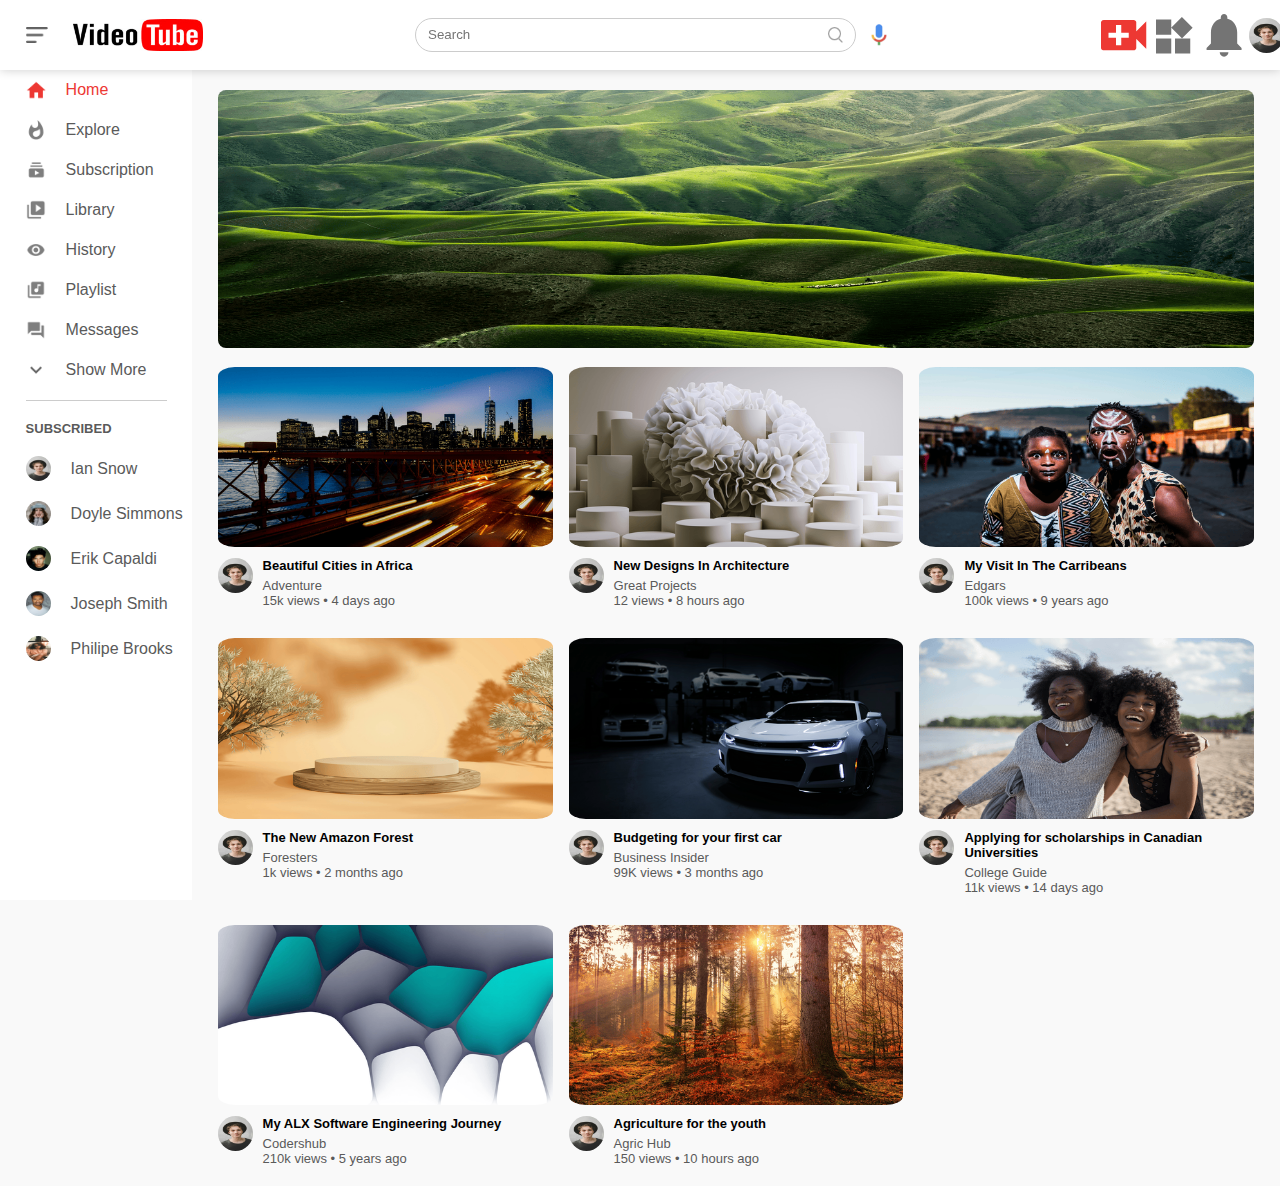
<file: index.html>
<!DOCTYPE html>
<html lang="en">
<head>
  <meta charset="UTF-8">
  <meta name="viewport" content="width=device-width, initial-scale=1.0">
  <title>videotube - youtube clone</title>
  <link rel="stylesheet" href="style.css">
</head>

<body>

    <nav class="flex-div">
        <div class="nav-left flex-div">
            <img src="images/menu.png" class="menu-icon">
            <img src="images/logo.png" class="logo">
        </div>
        <div class="nav-middle flex-div">
            <div class="search-box flex-div">
                <input type="text" placeholder="Search">
                <img src="images/search.png">
            </div>
            <img src="images/voice-search.png" class="mic-icon">
        </div>
        <div class="nav-right flex-div">
            <img src="images/upload.png">
            <img src="images/more.png">
            <img src="images/notification.png">
            <img src="images/ian.png" class="user-icon">
        </div>
    </nav>
    <!------------- added side bar below ----------------->
    <div class="sidebar">
        <div class="shortcut-links">
            <a href=""><img src="images/home.png"><p>Home</p></a>
            <a href=""><img src="images/explore.png"><p>Explore</p></a>
            <a href=""><img src="images/subscription.png"><p>Subscription</p></a>
            <a href=""><img src="images/library.png"><p>Library</p></a>
            <a href=""><img src="images/history.png"><p>History</p></a>
            <a href=""><img src="images/playlist.png"><p>Playlist</p></a>
            <a href=""><img src="images/messages.png"><p>Messages</p></a>
            <a href=""><img src="images/show-more.png"><p>Show More</p></a>
            <hr>
        </div>
        <div class="subscribed-list">
              <h3>SUBSCRIBED</h3>
              <a href=""><img src="images/ian.png"><p>Ian Snow</p></a>
              <a href=""><img src="images/doyle.png"><p>Doyle Simmons</p></a>
              <a href=""><img src="images/erik.png"><p>Erik Capaldi</p></a>
              <a href=""><img src="images/joseph.png"><p>Joseph Smith</p></a>
              <a href=""><img src="images/philipe.png"><p>Philipe Brooks</p></a>
        </div>
    </div>

    <!------------- add main page ----------------->

    <div class="container">
        <div class="banner">
          <img src="images/banner.png">
        </div>
        <div class="list-container">
            <div class="vid-list">
              <a href="play-video.html"><img src="images/thumbnail1.png" class="thumbnail"></a>
                <div class="flex-div">
                    <img src="images/ian.png">
                    <div class="vid-info">
                        <a href="play-video.html">Beautiful Cities in Africa</a>
                        <p>Adventure</p>
                        <p>15k views &bull; 4 days ago</p>
                    </div>
                </div>
            </div>
            <div class="vid-list">
                <a href=""><img src="images/thumbnail2.png" class="thumbnail"></a>
                  <div class="flex-div">
                      <img src="images/ian.png">
                      <div class="vid-info">
                          <a href="">New Designs In Architecture</a>
                          <p>Great Projects</p>
                          <p>12 views &bull; 8 hours ago</p>
                      </div>
                  </div>
            </div>
            <div class="vid-list">
                <a href=""><img src="images/thumbnail3.png" class="thumbnail"></a>
                  <div class="flex-div">
                      <img src="images/ian.png">
                      <div class="vid-info">
                          <a href="">My Visit In The Carribeans</a>
                          <p>Edgars</p>
                          <p>100k views &bull; 9 years ago</p>
                      </div>
                  </div>
            </div>
            <div class="vid-list">
                <a href=""><img src="images/thumbnail4.png" class="thumbnail"></a>
                  <div class="flex-div">
                      <img src="images/ian.png">
                      <div class="vid-info">
                          <a href="">The New Amazon Forest</a>
                          <p>Foresters</p>
                          <p>1k views &bull; 2 months ago</p>
                      </div>
                  </div>
            </div>
            <div class="vid-list">
                <a href=""><img src="images/thumbnail5.png" class="thumbnail"></a>
                  <div class="flex-div">
                      <img src="images/ian.png">
                      <div class="vid-info">
                          <a href="">Budgeting for your first car</a>
                          <p>Business Insider</p>
                          <p>99K views &bull; 3 months ago</p>
                      </div>
                  </div>
            </div>
            <div class="vid-list">
                <a href=""><img src="images/thumbnail6.png" class="thumbnail"></a>
                  <div class="flex-div">
                      <img src="images/ian.png">
                      <div class="vid-info">
                          <a href="">Applying for scholarships in Canadian Universities</a>
                          <p>College Guide</p>
                          <p>11k views &bull; 14 days ago</p>
                      </div>
                  </div>
            </div>
            <div class="vid-list">
                <a href=""><img src="images/thumbnail7.png" class="thumbnail"></a>
                  <div class="flex-div">
                      <img src="images/ian.png">
                      <div class="vid-info">
                          <a href="">My ALX Software Engineering Journey</a>
                          <p>Codershub</p>
                          <p>210k views &bull; 5 years ago</p>
                      </div>
                  </div>
            </div>
            <div class="vid-list">
                <a href=""><img src="images/thumbnail8.png" class="thumbnail"></a>
                  <div class="flex-div">
                      <img src="images/ian.png">
                      <div class="vid-info">
                          <a href="">Agriculture for the youth</a>
                          <p>Agric Hub</p>
                          <p>150 views &bull; 10 hours ago</p>
                      </div>
                  </div>
            </div>
            
        </div>


    </div>
    
  <script src="script.js"></script>
  </body>
</html>
</file>
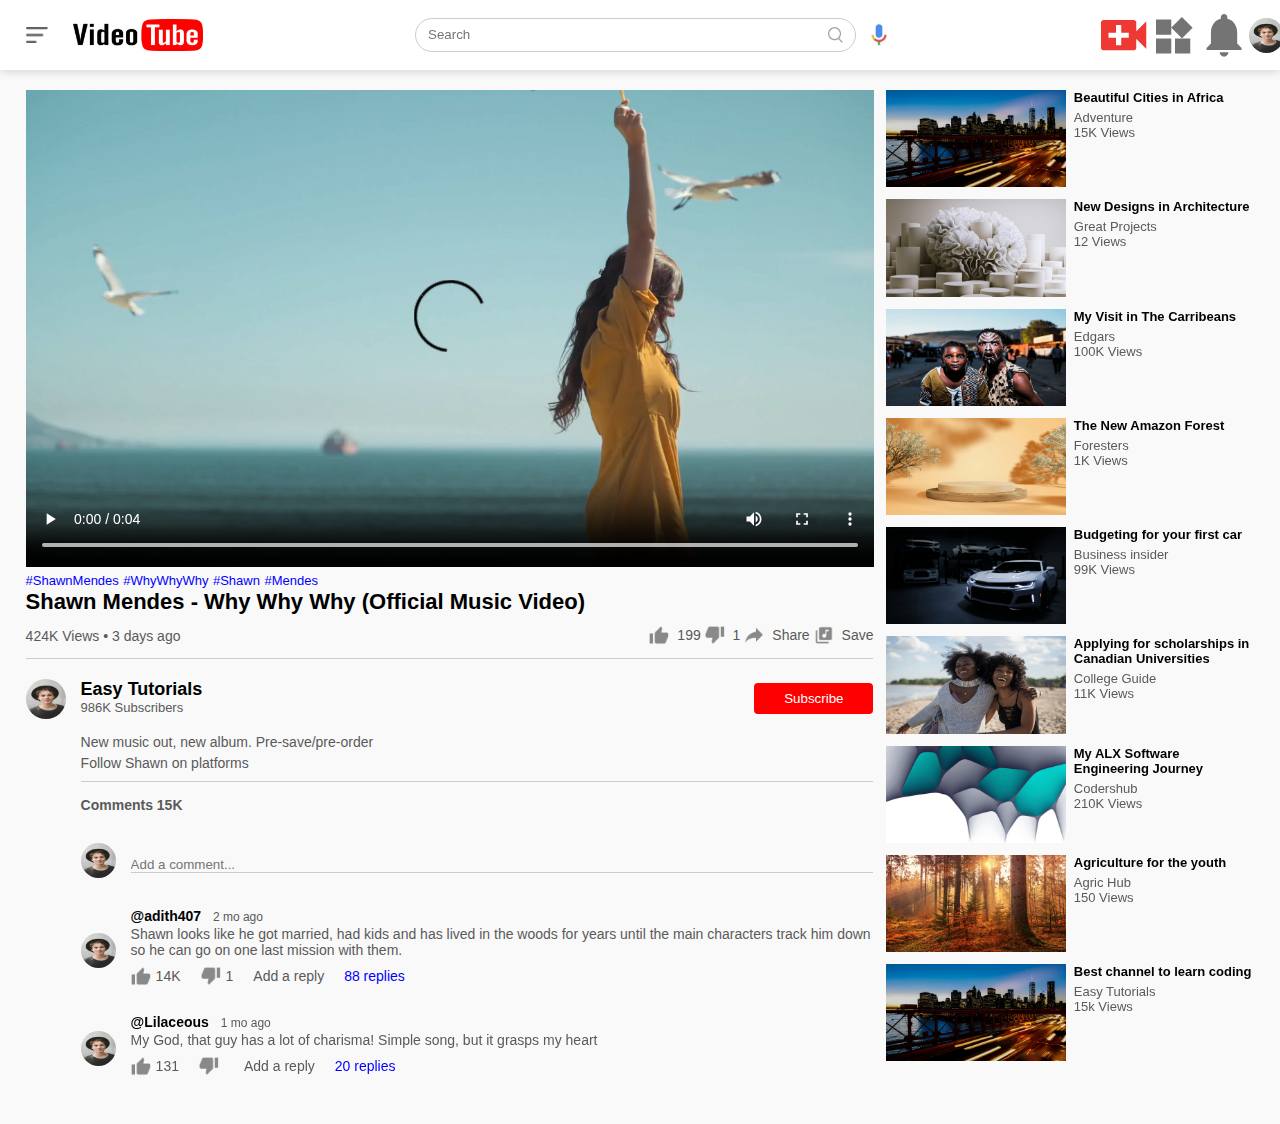
<file: play-video.html>
<!DOCTYPE html>
<html lang="en">
<head>
    <meta charset="UTF-8">
    <meta name="viewport" content="width=device-width, initial-scale=1.0">
    <title>Play Video</title>
    <link rel="stylesheet" href="style.css">
</head>
<body>
    <nav class="flex-div">
      <div class="nav-left flex-div">
          <img src="images/menu.png" class="menu-icon">
          <img src="images/logo.png" class="logo">
      </div>
      <div class="nav-middle flex-div">
          <div class="search-box flex-div">
              <input type="text" placeholder="Search">
              <img src="images/search.png">
          </div>
          <img src="images/voice-search.png" class="mic-icon">
      </div>
      <div class="nav-right flex-div">
          <img src="images/upload.png">
          <img src="images/more.png">
          <img src="images/notification.png">
          <img src="images/ian.png" class="user-icon">
      </div>
    </nav>


<div class="container play-container">
    <div class="row">
        <div class="play-video">
            <video controls autoplay>
                <source src="images/video.mp4" type="video/mp4">
            </video>
            <div class="tags">
                <a href="">#ShawnMendes</a> <a href="">#WhyWhyWhy</a> <a href="">#Shawn</a> <a href="">#Mendes</a>
            </div>
            <h3>Shawn Mendes - Why Why Why (Official Music Video)</h3>
            <div class="play-video-info">
                <p>424K Views &bull; 3 days ago</p>
                <div>
                    <a href=""><img src="images/like.png" alt="">199</a>
                    <a href=""><img src="images/dislike.png" alt="">1</a>
                    <a href=""><img src="images/share.png" alt="">Share</a>
                    <a href=""><img src="images/save.png" alt="">Save</a>
                </div>
            </div>
            <hr>
            <div class="publisher">
                <img src="images/ian.png">
                <div>
                    <p>Easy Tutorials</p>
                    <span>986K Subscribers</span>
                </div>
                <button type="button">Subscribe</button>
            </div>
            <div class="vid-description">
                <p>New music out, new album. Pre-save/pre-order</p>
                <p>Follow Shawn on platforms</p>
                <hr>
                <h4>Comments 15K</h4>

                <div class="add-comment">
                    <img src="images/ian.png">
                    <input type="text" placeholder="Add a comment...">
                </div>
                <div class="old-comments">
                    <img src="images/ian.png">
                    <div>
                        <h3>@adith407 <span>2 mo ago</span></h3>
                        <p>Shawn looks like he got married, had kids and has lived in the woods for years until the main characters track him down so he can go on one last mission with them.</p>
                        <div class="comment-action">
                            <img src="images/like.png">
                            <span>14K</span>
                            <img src="images/dislike.png">
                            <span>1</span>
                            <span>Add a reply</span>
                            <a href="">88 replies</a>
                        </div>
                    </div>
                </div>
                <div class="old-comments">
                    <img src="images/ian.png">
                    <div>
                        <h3>@Lilaceous <span>1 mo ago</span></h3>
                        <p>My God, that guy has a lot of charisma! Simple song, but it grasps my heart</p>
                        <div class="comment-action">
                            <img src="images/like.png">
                            <span>131</span>
                            <img src="images/dislike.png">
                            <span> </span>
                            <span>Add a reply</span>
                            <a href="">20 replies</a>
                        </div>
                    </div>
                </div>


            
            </div>





        </div>
        <div class="right-sidebar">

            <div class="side-video-list">
                <a href="" class="small-thumbnail"><img src="images/thumbnail1.png"></a>
                <div class="vid-info">
                    <a href="">Beautiful Cities in Africa</a>
                    <p>Adventure</p>
                    <p>15K Views</p>
                </div>
            </div>
            <div class="side-video-list">
                <a href="" class="small-thumbnail"><img src="images/thumbnail2.png"></a>
                <div class="vid-info">
                    <a href="">New Designs in Architecture</a>
                    <p>Great Projects</p>
                    <p>12 Views</p>
                </div>
            </div>
            <div class="side-video-list">
                <a href="" class="small-thumbnail"><img src="images/thumbnail3.png"></a>
                <div class="vid-info">
                    <a href="">My Visit in The Carribeans</a>
                    <p>Edgars</p>
                    <p>100K Views</p>
                </div>
            </div>
            <div class="side-video-list">
                <a href="" class="small-thumbnail"><img src="images/thumbnail4.png"></a>
                <div class="vid-info">
                    <a href="">The New Amazon Forest</a>
                    <p>Foresters</p>
                    <p>1K Views</p>
                </div>
            </div>
            <div class="side-video-list">
                <a href="" class="small-thumbnail"><img src="images/thumbnail5.png"></a>
                <div class="vid-info">
                    <a href="">Budgeting for your first car</a>
                    <p>Business insider</p>
                    <p>99K Views</p>
                </div>
            </div>
            <div class="side-video-list">
                <a href="" class="small-thumbnail"><img src="images/thumbnail6.png"></a>
                <div class="vid-info">
                    <a href="">Applying for scholarships in Canadian Universities</a>
                    <p>College Guide</p>
                    <p>11K Views</p>
                </div>
            </div>
            <div class="side-video-list">
                <a href="" class="small-thumbnail"><img src="images/thumbnail7.png"></a>
                <div class="vid-info">
                    <a href="">My ALX Software Engineering Journey</a>
                    <p>Codershub</p>
                    <p>210K Views</p>
                </div>
            </div>
            <div class="side-video-list">
                <a href="" class="small-thumbnail"><img src="images/thumbnail8.png"></a>
                <div class="vid-info">
                    <a href="">Agriculture for the youth</a>
                    <p>Agric Hub</p>
                    <p>150 Views</p>
                </div>
            </div>
            <div class="side-video-list">
                <a href="" class="small-thumbnail"><img src="images/thumbnail1.png"></a>
                <div class="vid-info">
                    <a href="">Best channel to learn coding</a>
                    <p>Easy Tutorials</p>
                    <p>15k Views</p>
                </div>
            </div>



        </div>
    </div>
</div>
 



</body>
</html>
</file>
<file: style.css>
*{
    margin: 0;
    padding: 0;
    font-family: 'poppins', sans-serif;
    box-sizing: border-box;
} 
a{
    text-decoration: none;
    color: #5a5a5a;
}
img{
    cursor: pointer;
}
.flex-div{
    display: flex;
    align-items: center;
}
nav{
    padding: 10px 2%;
    justify-content: space-between;
    box-shadow: 0 0 10px rgba(0, 0, 0, 0.2);
    background: #fff;
    position: sticky;
    top: 0;
    z-index: 10;
}
.nav-right{
    width: 130px;
    margin-right: 25px;
}
.nav-right .user-icon{
    width: 35px;
    border-radius: 50%;
    margin-right: 0;
}
.nav-left .menu-icon{
    width: 22px;
    margin-right: 25px;
}
.nav-left .logo{
    width: 130px;
}
.nav-middle .mic-icon{
    width: 16px;
}
.nav-middle .search-box{
    border: 1px solid #ccc;
    margin-right: 15px;
    padding: 8px 12px;
    border-radius: 25px;
}
.nav-middle .search-box input{
    width: 400px;
    border: 0;
    outline: 0;
    background: transparent;
}
.nav-middle .search-box img{
    width: 15px;
}

/* ...... added side bar below ..........*/

.sidebar{
    background: #fff;
    width: 15%;
    height: 100vh;
    position: fixed;
    top: 0;
    padding-left: 2%;
    padding-top: 80px;
}
.shortcut-links a img{
    width: 20px;
    margin-right: 20px;
}
.shortcut-links a{
    display: flex;
    align-items: center;
    margin-bottom: 20px;
    width: fit-content;
    flex-wrap: wrap;
}
.shortcut-links a:first-child{
    color: #ed3833;
}
.sidebar hr{
    border: 0;
    height: 1px;
    background: #ccc;
    width: 85%;
}
.subscribed-list h3{
    font-size: 13px;
    margin: 20px 0;
    color: #5a5a5a;
}
.subscribed-list a{
    display: flex;
    align-items: center;
    margin-bottom: 20px;
    width: fit-content;
    flex-wrap: wrap;
}
.subscribed-list a img{
    width: 25px;
    border-radius: 50%;
    margin-right: 20px;
}
.small-sidebar{
    width: 5%;
}
.small-sidebar a p{
    display: none;
}
.small-sidebar h3{
    display: none;
}
.small-sidebar hr{
    width: 50%;
    margin-bottom: 25px;
}
 /* .............add main page ..............*/

.container{
    background: #f9f9f9;
    padding-left: 17%;
    padding-right: 2%;
    padding-top: 20px;
    padding-bottom: 20px;
}
.large-container{
    padding-left: 7%;
}


.banner{
    width: 100%;
}
.banner img{
    width: 100%;
    border-radius: 8px;
}
.list-container{
    display: grid;
    grid-template-columns: repeat(auto-fit, minmax(250px, 1fr));
    column-gap: 16px;
    grid-row-gap: 30px;
    margin-top: 15px;
}
.vid-list .thumbnail{
    width: 100%;
    border-radius: 5%;
}
.vid-list .flex-div{
    align-items: flex-start;
    margin-top: 7px;
}
.vid-list .flex-div img{
    width: 35px;
    margin-right: 10px;
    border-radius: 50%;
}
.vid-info{
    color: #5a5a5a;
    font-size: 13px;
}
.vid-info a{
    color: #000;
    font-weight: 600;
    display: block;
    margin-bottom: 5px;
}


@media (max-width: 900px){
    .menu-icon{
        display: none;
    }
    .sidebar{
        display: none;
    }
    .container, .large-container{
        padding-left: 5%;
        padding-right: 5%;
    }
    .nav-right img{
        display: none;
    }
    .nav-right .user-icon{
        display: block;
        width: 30px;
    }
    .nav-middle .search-box input{
        width: 100px;
    }
    .nav-middle .mic-icon{
        display: none;
    }
    .logo{
        width: 90px;
    }
    
}


/* .............video page ..............*/
.play-container{
    padding-left: 2%;
}
.row{
    display: flex;
    justify-content: space-between;
    flex-wrap: wrap;
}
.play-video{
    flex-basis: 69%;
}
.right-sidebar{
    flex-basis: 30%;
}
.play-video video{
    width: 100%;
}

.side-video-list{
    display: flex;
    justify-content: space-between;
    margin-bottom: 8px;
}
.side-video-list img{
    width: 100%;
}
.side-video-list .small-thumbnail{
    flex-basis: 49%;
}
.side-video-list .vid-info{
    flex-basis: 49%;
}
.play-video .tags a{
    color: #0000ff;
    font-size: 13px;
}
.play-video h3{
    font-weight: 600;
    font-size: 22px;
}
.play-video .play-video-info{
    display: flex;
    align-items: center;
    justify-content: space-between;
    flex-wrap: wrap;
    margin-top: 10px;
    font-size: 14px;
    color: #5a5a5a;
}
.play-video .play-video-info a img{
    width: 20px;
    margin-right: 8px;
}
.play-video .play-video-info a{
    display: inline-flex;
    align-items: center;
    margin-left: 16-5px;
}
.play-video hr{
    border: 0;
    height: 1px;
    background: #ccc;
    margin: 10px 0;
}
.publisher{
    display: flex;
    align-items: center;
    margin-top: 20px;
}
.publisher div{
    flex: 1;
    line-height: 18px;
}
.publisher img{
    width: 40px;
    border-radius: 50%;
    margin-right: 15px;
}
.publisher div p{
    color: #000;
    font-weight: 600;
    font-size: 18px;
}
.publisher div span {
    font-size: 13px;
    color: #5a5a5a;
}
.publisher button{
    background: red;
    color: #fff;
    padding: 8px 30px;
    border: 0;
    outline: 0;
    border-radius: 4px;
    cursor: pointer;
}
.vid-description{
    padding-left: 55px;
    margin: 15px 0;
}
.vid-description p{
    font-size: 14px;
    margin-bottom: 5px;
    color: #5a5a5a;
}
.vid-description h4{
    font-size: 14px;
    color: #5a5a5a;
    margin-top: 15px;
}
.add-comment{
    display: flex;
    align-items: center;
    margin: 30px 0;
}
.add-comment img{
    width: 35px;
    border-radius: 50%;
    margin-right: 15px;
}
.add-comment input{
    border: 0;
    outline: 0;
    border-bottom: 1px solid #ccc;
    width: 100%;
    padding-top: 10px;
    background: transparent;
}
.old-comments{
    display: flex;
    align-items: center;
    margin: 20px 0;
}
.old-comments img{
    width: 35px;
    border-radius: 50%;
    margin-right: 15px;
}
.old-comments h3{
    font-size: 14px;
    margin-bottom: 2px;
}
.old-comments h3 span{
    font-size: 12px;
    color: #5a5a5a;
    font-weight: 500;
    margin-left: 8px;
}
.old-comments .comment-action{
    display: flex;
    align-items: center;
    margin: 8px 0;
    font-size: 14px;
}
.old-comments .comment-action img{
    border-radius: 0;
    width: 20px;
    margin-right: 5px;
}
.old-comments .comment-action span{
    margin-right: 20px;
    color: #5a5a5a;
}
.old-comments .comment-action a{
    color: #0000ff;
}
@media (max-width: 900px){
    .play-video{
        flex-basis: 100%;
    }
    .right-sidebar{
        flex-basis: 100%;
    }
    .play-container{
        padding-left: 5%;
    }
    .vid-description{
        padding-left: 0;
    }
    .play-video .play-video-info a{
        margin-left: 0;
        margin-right: 15px;
        margin-top: 15px;
    }
}
</file>
